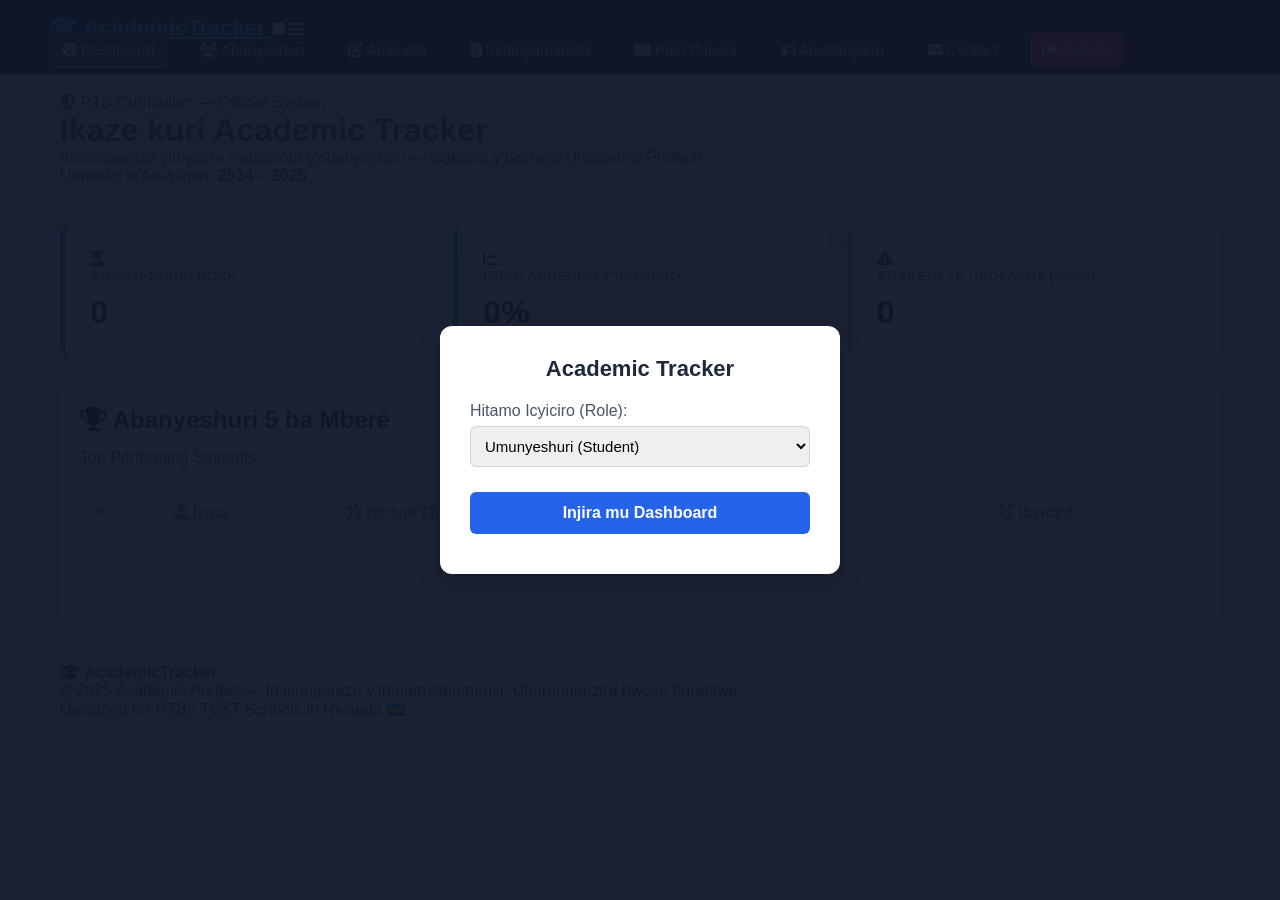
<file: index.html>
<!DOCTYPE html>
<html lang="rw">
<head>
    <meta charset="UTF-8">
    <meta name="viewport" content="width=device-width, initial-scale=1.0">
    <meta name="description" content="Academic Tracker — Imicungereze y'amanota n'imyigire y'abanyeshuri (RTB Curriculum)">
    <title>Academic Tracker | Dashboard</title>
    <link rel="preconnect" href="https://fonts.googleapis.com">
    <link href="https://fonts.googleapis.com/css2?family=Inter:wght@400;500;600;700;800&display=swap" rel="stylesheet">
    <link rel="stylesheet" href="https://cdnjs.cloudflare.com/ajax/libs/font-awesome/6.5.1/css/all.min.css">
    <link rel="stylesheet" href="style.css">
    <style>
        /* === IBI CSS BYO KUGENZURA POPUP Y'INJIRA (Ushobora kubishyira muri style.css) === */
        .login-overlay {
            position: fixed; top: 0; left: 0; width: 100%; height: 100%;
            background: rgba(15, 23, 42, 0.95); z-index: 9999;
            display: flex; justify-content: center; align-items: center;
        }
        .login-box {
            background: #ffffff; padding: 30px; border-radius: 12px;
            width: 100%; max-width: 400px; box-shadow: 0 10px 25px rgba(0,0,0,0.2);
            font-family: 'Inter', sans-serif;
        }
        .login-box h2 { text-align: center; margin-bottom: 20px; color: #1e293b; font-size: 22px; }
        .form-group { margin-bottom: 15px; }
        .form-group label { display: block; margin-bottom: 6px; font-weight: 500; color: #475569; }
        .form-group select, .form-group input {
            width: 100%; padding: 10px; border: 1px solid #cbd5e1; border-radius: 6px; box-sizing: border-box; font-size: 15px;
        }
        .login-btn {
            width: 100%; padding: 12px; background: #2563eb; color: white; border: none;
            border-radius: 6px; cursor: pointer; font-weight: 600; font-size: 16px; margin-top: 10px;
        }
        .login-btn:hover { background: #1d4ed8; }
        .login-error { color: #dc2626; font-size: 14px; text-align: center; margin-top: 10px; font-weight: 500; }
        .logout-nav { background: #ef4444 !important; color: white !important; border-radius: 4px; padding: 5px 10px; }
    </style>
</head>
<body>

    <!-- ======= 🔐 POPUP BOX Y'UMUTEKANO (ACCESS CONTROL) ======= -->
    <div id="security-overlay" class="login-overlay">
        <div class="login-box">
            <h2>Academic Tracker</h2>
            <form id="security-form">
                <div class="form-group">
                    <label for="role-select">Hitamo Icyiciro (Role):</label>
                    <select id="role-select" onchange="handleRoleChange()">
                        <option value="Student">Umunyeshuri (Student)</option>
                        <option value="Teacher">Umurezi / Mwarimu (Teacher)</option>
                    </select>
                </div>
                
                <!-- Ibi bice bizagara gusa niba hatoranyijwe Umurezi -->
                <div id="teacher-credentials" style="display: none;">
                    <div class="form-group">
                        <label for="teacher-email">Email y'Abarezi:</label>
                        <input type="email" id="teacher-email" placeholder="izina@ikigo.rw">
                    </div>
                    <div class="form-group">
                        <label for="teacher-password">Ijambo ry'Ibanga (Password):</label>
                        <input type="password" id="teacher-password" placeholder="******">
                    </div>
                </div>

                <button type="submit" class="login-btn">Injira mu Dashboard</button>
                <p id="security-error" class="login-error"></p>
            </form>
        </div>
    </div>

    <!-- ======= NAVBAR ======= -->
    <nav class="navbar">
        <div class="nav-container">
            <a href="index.html" class="logo">
                <span class="logo-icon"><i class="fa-solid fa-graduation-cap"></i></span>
                <span class="logo-text">Academic<span>Tracker</span></span>
            </a>

            <input type="checkbox" id="menu-toggle" class="menu-toggle">
            <label for="menu-toggle" class="hamburger"><i class="fa-solid fa-bars"></i></label>

            <!-- Twongeyeho id="main-nav-links" hano hepfo -->
            <ul class="nav-links" id="main-nav-links">
                <li><a href="index.html" class="active"><i class="fa-solid fa-gauge-high"></i> Dashboard</a></li>
                <li class="teacher-link"><a href="students.html"><i class="fa-solid fa-users"></i> Abanyeshuri</a></li>
                <li class="teacher-link"><a href="marks.html"><i class="fa-solid fa-pen-to-square"></i> Amanota</a></li>
                <li><a href="report-cards.html"><i class="fa-solid fa-file-lines"></i> Indangamanota</a></li>
                <li><a href="past-papers.html"><i class="fa-solid fa-book-open"></i> Past Papers</a></li>
                <li class="teacher-link"><a href="announcements.html"><i class="fa-solid fa-bullhorn"></i> Amatangazo</a></li>
                <li><a href="contact.html"><i class="fa-solid fa-envelope"></i> Contact</a></li>
                <li><a href="#" onclick="logoutSystem()" class="logout-nav"><i class="fa-solid fa-right-from-bracket"></i> Sohoka</a></li>
            </ul>
        </div>
    </nav>

    <!-- ======= HERO / HEADER ======= -->
    <header class="hero">
        <div class="container">
            <span class="hero-badge"><i class="fa-solid fa-shield-halved"></i> RTB Curriculum — Official System</span>
            <h1>Ikaze kuri <span>Academic Tracker</span></h1>
            <p>Imicungereze yimyigire n'amanota y'abanyeshuri — Isakoshi y'Isomero (Academic Prefect).</p>
            <p class="hero-sub">Umwaka w'Amashuri: <strong id="academic-year">2024 – 2025</strong></p>
        </div>
    </header>

    <main class="container">

        <!-- ======= STATISTICS ======= -->
        <section class="stats-grid">
            <div class="card card-blue">
                <div class="card-icon"><i class="fa-solid fa-user-graduate"></i></div>
                <div class="card-info">
                    <h3>Abanyeshuri Bose</h3>
                    <p id="total-students">0</p>
                </div>
            </div>

            <div class="card card-green">
                <div class="card-icon"><i class="fa-solid fa-chart-line"></i></div>
                <div class="card-info">
                    <h3>Impuzandengo y'Isomero</h3>
                    <p id="school-average">0%</p>
                </div>
            </div>

            <div class="card card-orange">
                <div class="card-icon"><i class="fa-solid fa-triangle-exclamation"></i></div>
                <div class="card-info">
                    <h3>Abakeneye Ubufasha (&lt;50%)</h3>
                    <p id="failing-students">0</p>
                </div>
            </div>
        </section>

        <!-- ======= TOP STUDENTS TABLE ======= -->
        <section class="table-section">
            <div class="section-header">
                <h2><i class="fa-solid fa-trophy"></i> Abanyeshuri 5 ba Mbere</h2>
                <span class="section-sub">Top Performing Students</span>
            </div>

            <div class="table-wrapper">
                <table class="styled-table">
                    <thead>
                        <tr>
                            <th>#</th>
                            <th><i class="fa-solid fa-user"></i> Izina</th>
                            <th><i class="fa-solid fa-screwdriver-wrench"></i> Ishami (Trade)</th>
                            <th><i class="fa-solid fa-percent"></i> Impuzandengo</th>
                            <th><i class="fa-solid fa-medal"></i> Icyiciro</th>
                        </tr>
                    </thead>
                    <tbody id="top-students-list">
                        <tr>
                            <td colspan="5" style="text-align:center;">Nta makuru ahari... Tangira wandike abanyeshuri.</td>
                        </tr>
                    </tbody>
                </table>
            </div>
        </section>

    </main>

    <!-- ======= FOOTER ======= -->
    <footer class="footer">
        <div class="container footer-content">
            <div class="footer-brand">
                <span class="logo-icon"><i class="fa-solid fa-graduation-cap"></i></span>
                <strong>AcademicTracker</strong>
            </div>
            <p>&copy; 2025 Academic Prefect — Imicungereze y'Impamyabumenyi. Uburenganzira bwose burafitwe.</p>
            <p class="footer-small">Designed for RTB / TVET Schools in Rwanda 🇷🇼</p>
        </div>
    </footer>

    <script src="app.js"></script>
    <script src="dashboard.js"></script>
</body>
</html>
</file>
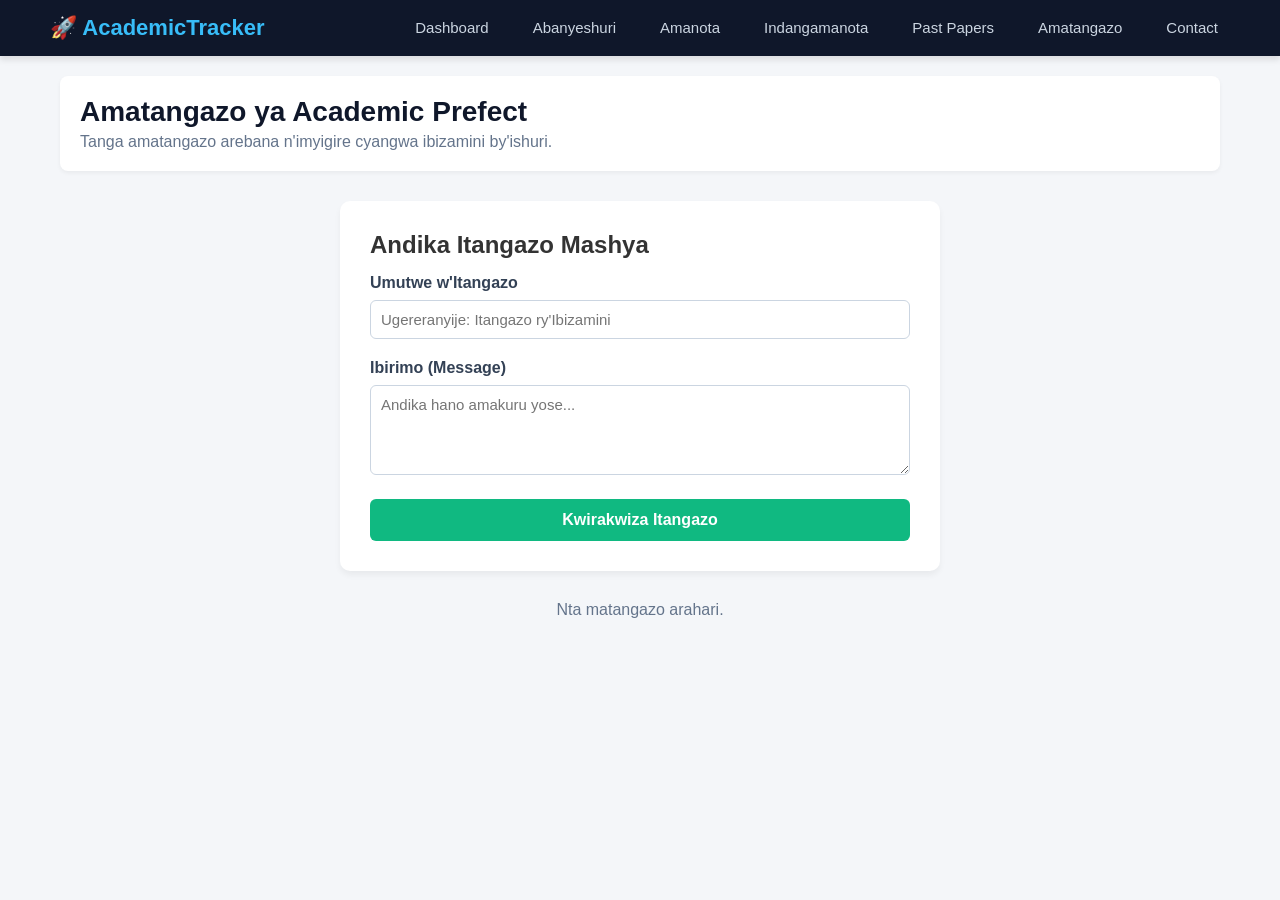
<file: announcements.html>
<!DOCTYPE html>
<html lang="rw">
<head>
    <meta charset="UTF-8">
    <meta name="viewport" content="width=device-width, initial-scale=1.0">
    <title>Academic Tracker - Amatangazo</title>
    <link rel="stylesheet" href="style.css">
</head>
<body>

    <nav class="navbar">
        <div class="logo">🚀 AcademicTracker</div>
        <ul class="nav-links">
       <li><a href="index.html">Dashboard</a></li>
<li><a href="students.html">Abanyeshuri</a></li>
<li><a href="marks.html">Amanota</a></li>
<li><a href="report-cards.html">Indangamanota</a></li>
<li><a href="past-papers.html">Past Papers</a></li> <!-- Link nshya -->
<li><a href="announcements.html">Amatangazo</a></li>
<li><a href="contact.html">Contact</a></li>

        </ul>
    </nav>

    <main class="container">
        <header class="main-header">
            <h1>Amatangazo ya Academic Prefect</h1>
            <p>Tanga amatangazo arebana n'imyigire cyangwa ibizamini by'ishuri.</p>
        </header>

        <section class="form-section">
            <h2>Andika Itangazo Mashya</h2>
            <form id="announcement-form" style="margin-top: 15px;">
                <div class="form-group">
                    <label for="ann-title">Umutwe w'Itangazo</label>
                    <input type="text" id="ann-title" placeholder="Ugereranyije: Itangazo ry'Ibizamini" required>
                </div>
                <div class="form-group">
                    <label for="ann-content">Ibirimo (Message)</label>
                    <textarea id="ann-content" rows="4" placeholder="Andika hano amakuru yose..." required></textarea>
                </div>
                <button type="submit" class="btn-submit">Kwirakwiza Itangazo</button>
            </form>
        </section>

        <section id="announcements-list" style="margin-top:20px;"></section>
    </main>

    <script src="app.js"></script>
    <script src="announcements.js"></script>
</body>
</html>
</file>
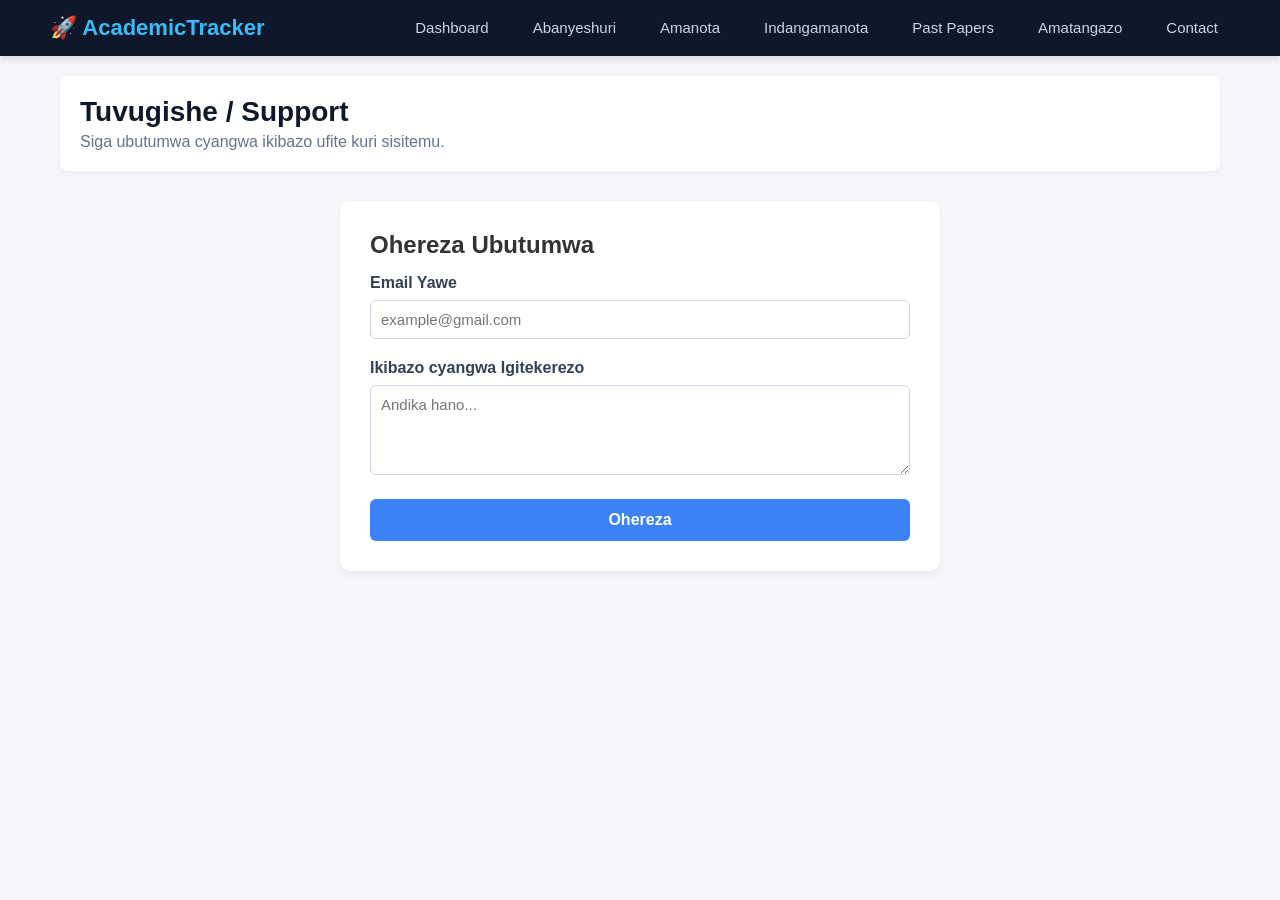
<file: contact.html>
<!DOCTYPE html>
<html lang="rw">
<head>
    <meta charset="UTF-8">
    <meta name="viewport" content="width=device-width, initial-scale=1.0">
    <title>Academic Tracker - Contact</title>
    <link rel="stylesheet" href="style.css">
</head>
<body>

    <nav class="navbar">
        <div class="logo">🚀 AcademicTracker</div>
        <ul class="nav-links">
           <li><a href="index.html">Dashboard</a></li>
<li><a href="students.html">Abanyeshuri</a></li>
<li><a href="marks.html">Amanota</a></li>
<li><a href="report-cards.html">Indangamanota</a></li>
<li><a href="past-papers.html">Past Papers</a></li> <!-- Link nshya -->
<li><a href="announcements.html">Amatangazo</a></li>
<li><a href="contact.html">Contact</a></li>

        </ul>
    </nav>

    <main class="container">
        <header class="main-header">
            <h1>Tuvugishe / Support</h1>
            <p>Siga ubutumwa cyangwa ikibazo ufite kuri sisitemu.</p>
        </header>

        <section class="form-section">
            <h2>Ohereza Ubutumwa</h2>
            <form id="contact-form" style="margin-top: 15px;">
                <div class="form-group">
                    <label for="contact-email">Email Yawe</label>
                    <input type="email" id="contact-email" placeholder="example@gmail.com" required>
                </div>
                <div class="form-group">
                    <label for="contact-msg">Ikibazo cyangwa Igitekerezo</label>
                    <textarea id="contact-msg" rows="4" placeholder="Andika hano..." required></textarea>
                </div>
                <button type="submit" class="btn-submit" style="background:#3b82f6;">Ohereza</button>
            </form>
        </section>
    </main>

    <script>
        document.getElementById('contact-form').addEventListener('submit', (e) => {
            e.preventDefault();
            alert('Ubutumwa bwawe bwoherejwe neza kuri Academic Prefect!');
            e.target.reset();
        });
    </script>
</body>
</html>
</file>
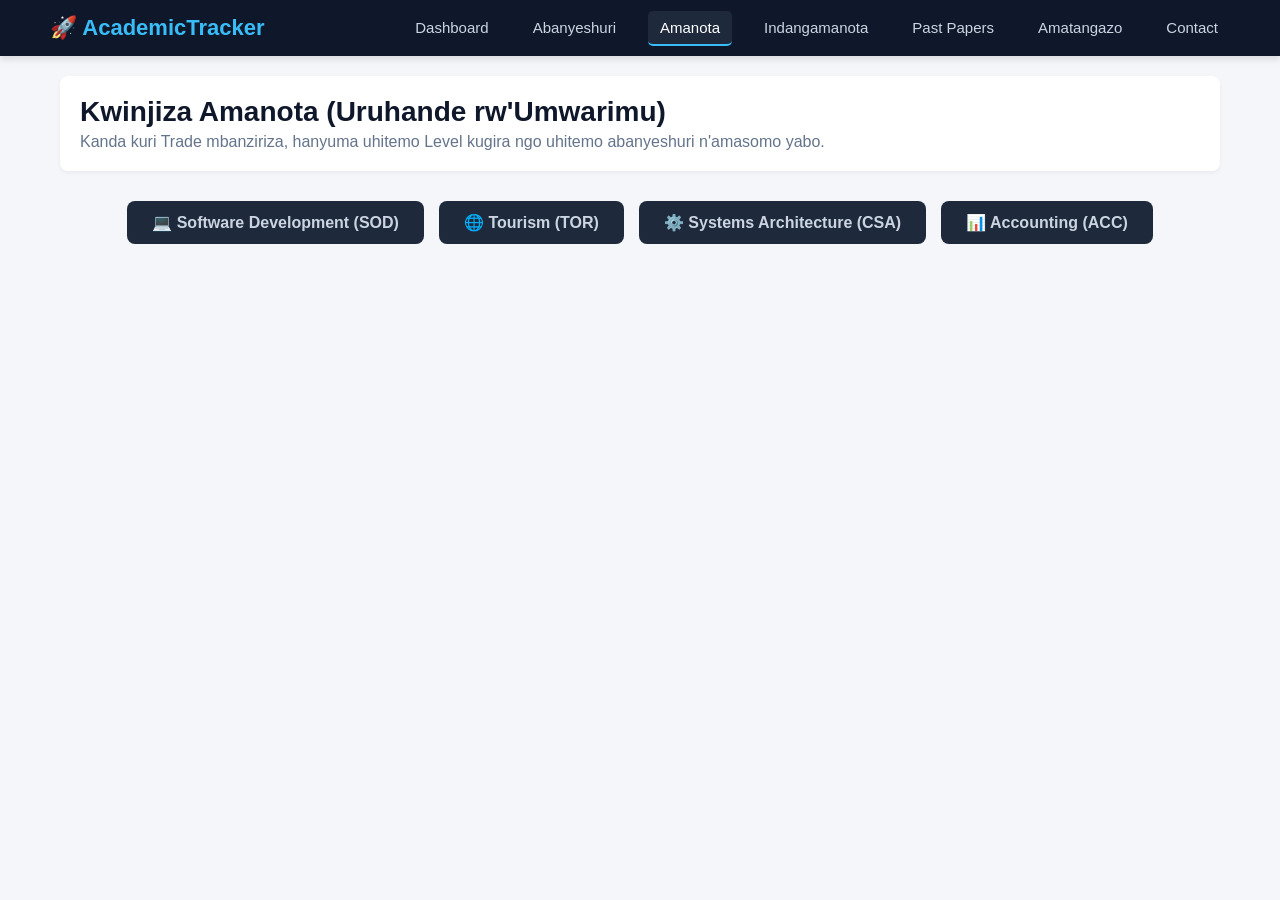
<file: marks.html>
<!DOCTYPE html>
<html lang="rw">
<head>
    <meta charset="UTF-8">
    <meta name="viewport" content="width=device-width, initial-scale=1.0">
    <title>Academic Tracker - Amanota</title>
    <link rel="stylesheet" href="style.css">
    <style>
        .trade-menu { display: flex; gap: 15px; margin-bottom: 25px; flex-wrap: wrap; justify-content: center; }
        .trade-btn { background: #1e293b; color: #cbd5e1; border: none; padding: 12px 25px; font-size: 16px; font-weight: bold; border-radius: 8px; cursor: pointer; transition: 0.3s; }
        .trade-btn:hover { background: #334155; color: white; }
        .trade-btn.active-trade { background: #3b82f6; color: white; box-shadow: 0 4px 10px rgba(59, 130, 246, 0.3); }
        .teacher-section { display: none; }
    </style>
</head>
<body>

    <nav class="navbar">
        <div class="logo">🚀 AcademicTracker</div>
        <ul class="nav-links">
            <li><a href="index.html">Dashboard</a></li>
            <li><a href="students.html">Abanyeshuri</a></li>
            <li><a href="marks.html" class="active">Amanota</a></li>
            <li><a href="report-cards.html">Indangamanota</a></li>
            <li><a href="past-papers.html">Past Papers</a></li>
            <li><a href="announcements.html">Amatangazo</a></li>
            <li><a href="contact.html">Contact</a></li>
        </ul>
    </nav>

    <main class="container">
        <header class="main-header">
            <h1>Kwinjiza Amanota (Uruhande rw'Umwarimu)</h1>
            <p>Kanda kuri Trade mbanziriza, hanyuma uhitemo Level kugira ngo uhitemo abanyeshuri n'amasomo yabo.</p>
        </header>

        <!-- 1. Menu y'Amashami (Trade Tabs) -->
        <div class="trade-menu">
            <button class="trade-btn" onclick="selectTeacherTrade('SOD')">💻 Software Development (SOD)</button>
            <button class="trade-btn" onclick="selectTeacherTrade('TOR')">🌐 Tourism (TOR)</button>
            <button class="trade-btn" onclick="selectTeacherTrade('CSA')">⚙️ Systems Architecture (CSA)</button>
            <button class="trade-btn" onclick="selectTeacherTrade('ACC')">📊 Accounting (ACC)</button>
        </div>

        <!-- 2. Ifishi y'Amanota (Izafunguka iyo ishami ryanze) -->
        <section class="form-section teacher-section" id="marks-teacher-box">
            <h2 id="form-trade-title">Ifishi y'Amanota</h2>
            <form id="marks-form" style="margin-top: 15px;">
                
                <!-- Level Filter -->
                <div class="form-group">
                    <label for="level-select">1. Hitamo Icyiciro (Level)</label>
                    <select id="level-select" required disabled>
                        <option value="">-- Hitamo Level --</option>
                        <option value="L3">Level 3 (S4)</option>
                        <option value="L4">Level 4 (S5)</option>
                        <option value="L5">Level 5 (S6)</option>
                    </select>
                </div>

                <!-- Student Select (Yunguruye na Trade + Level) -->
                <div class="form-group">
                    <label for="student-select">2. Hitamo Umunyeshuri</label>
                    <select id="student-select" required disabled>
                        <option value="">-- Banza uhitemo Level --</option>
                    </select>
                </div>

                <!-- Subject Select (Bizaza hakurikijwe Trade + Level) -->
                <div class="form-group">
                    <label for="subject-select">3. Hitamo Isomo (Module)</label>
                    <select id="subject-select" required disabled>
                        <option value="">-- Banza uhitemo Level --</option>
                    </select>
                </div>

                <!-- Marks Input -->
                <div class="form-group">
                    <label for="student-marks">4. Amanota (%)</label>
                    <input type="number" id="student-marks" min="0" max="100" placeholder="0 - 100" required>
                </div>

                <button type="submit" class="btn-submit">Bika Amanota (Save)</button>
            </form>
        </section>
    </main>

    <script src="app.js"></script>
    <script src="mark.js"></script>
</body>
</html>
</file>
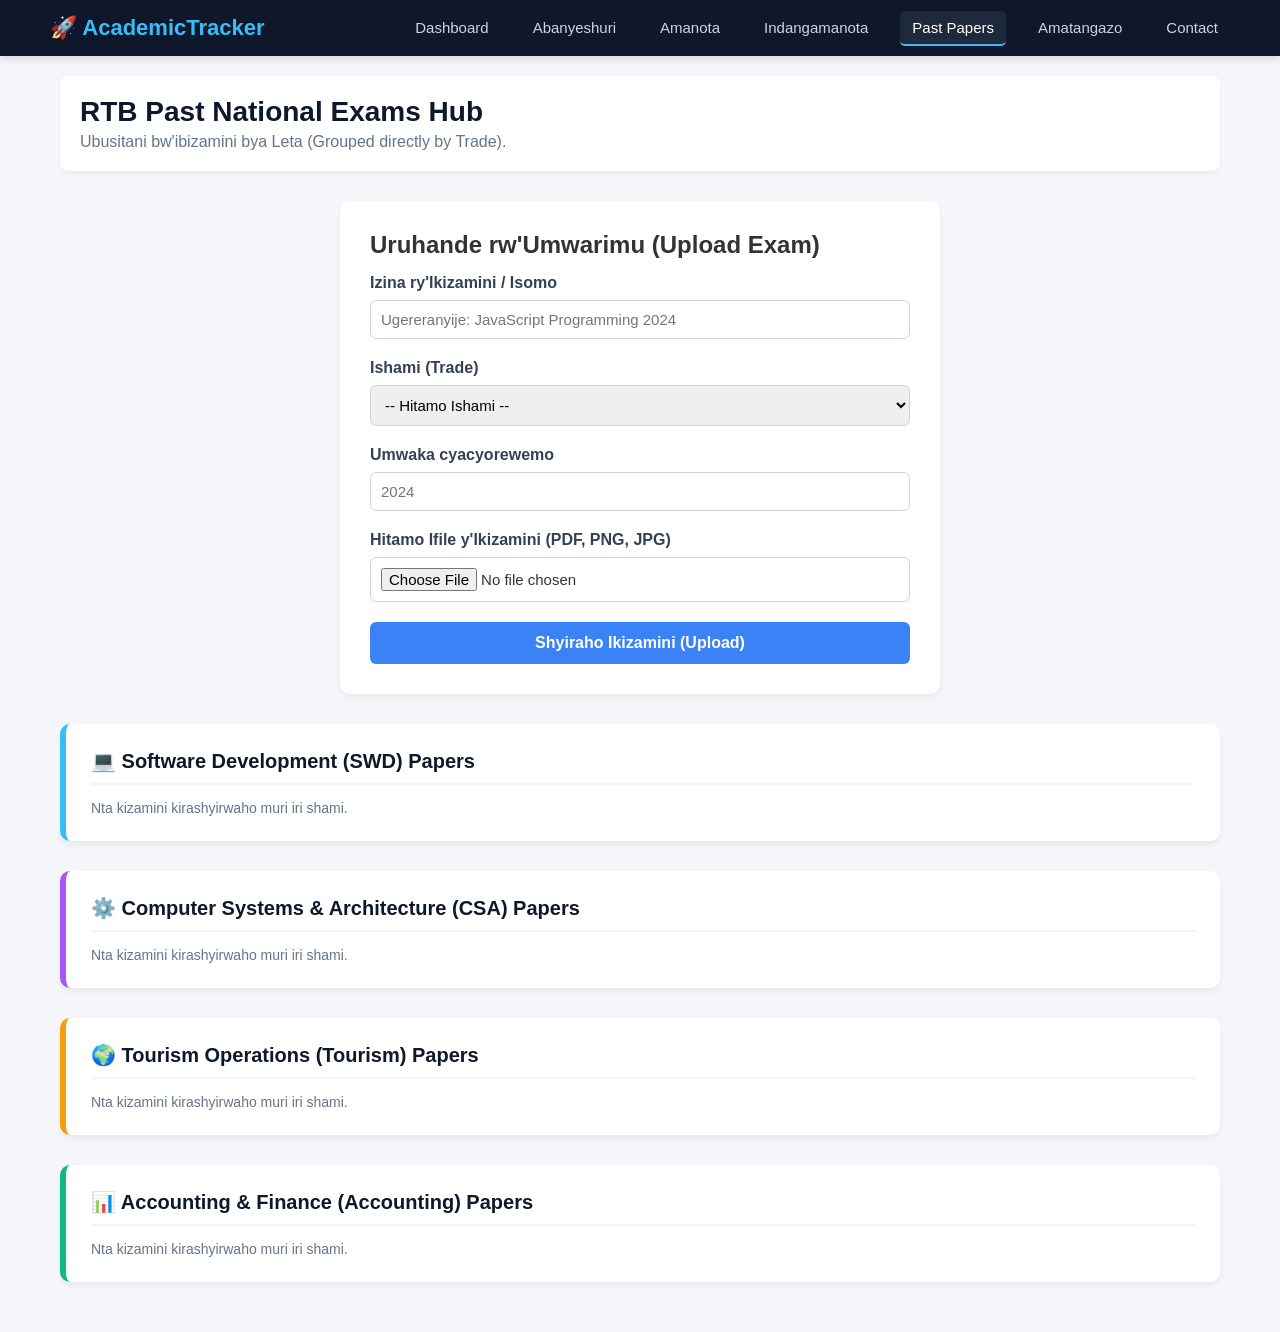
<file: past-papers.html>
<!DOCTYPE html>
<html lang="rw">
<head>
    <meta charset="UTF-8">
    <meta name="viewport" content="width=device-width, initial-scale=1.0">
    <title>Academic Tracker - Past Papers</title>
    <link rel="stylesheet" href="style.css">
    <style>
        .trade-section { background: white; padding: 25px; border-radius: 10px; box-shadow: 0 4px 6px rgba(0,0,0,0.05); margin-bottom: 30px; border-left: 6px solid #0f172a; }
        .trade-section h2 { color: #0f172a; border-bottom: 2px solid #f1f5f9; padding-bottom: 10px; margin-bottom: 15px; font-size: 20px; }
        .paper-grid { display: grid; grid-template-columns: repeat(auto-fit, minmax(280px, 1fr)); gap: 20px; }
        .paper-card { background: #f8fafc; padding: 20px; border-radius: 8px; border: 1px solid #e2e8f0; }
        .btn-download { display: inline-block; background: #0f172a; color: white; padding: 8px 15px; text-decoration: none; border-radius: 5px; font-weight: bold; margin-top: 10px; transition: 0.3s; cursor: pointer; font-size: 14px; }
        .btn-download:hover { background: #38bdf8; }
        .trade-SWD { border-left-color: #38bdf8; }
        .trade-CSA { border-left-color: #a855f7; }
        .trade-Tourism { border-left-color: #f59e0b; }
        .trade-Accounting { border-left-color: #10b981; }
    </style>
</head>
<body>

    <nav class="navbar">
        <div class="logo">🚀 AcademicTracker</div>
        <ul class="nav-links">
            <li><a href="index.html">Dashboard</a></li>
            <li><a href="students.html">Abanyeshuri</a></li>
            <li><a href="marks.html">Amanota</a></li>
            <li><a href="report-cards.html">Indangamanota</a></li>
            <li><a href="past-papers.html" class="active">Past Papers</a></li>
            <li><a href="announcements.html">Amatangazo</a></li>
            <li><a href="contact.html">Contact</a></li>
        </ul>
    </nav>

    <main class="container">
        <header class="main-header">
            <h1>RTB Past National Exams Hub</h1>
            <p>Ubusitani bw'ibizamini bya Leta (Grouped directly by Trade).</p>
        </header>

        <!-- Uruhande rw'Umwarimu -->
        <section class="form-section">
            <h2>Uruhande rw'Umwarimu (Upload Exam)</h2>
            <form id="paper-form" style="margin-top: 15px;">
                <div class="form-group">
                    <label for="paper-title">Izina ry'Ikizamini / Isomo</label>
                    <input type="text" id="paper-title" placeholder="Ugereranyije: JavaScript Programming 2024" required>
                </div>
                <div class="form-group">
                    <label for="paper-trade">Ishami (Trade)</label>
                    <select id="paper-trade" required>
                        <option value="">-- Hitamo Ishami --</option>
                        <option value="SWD">Software Development (SWD)</option>
                        <option value="CSA">Computer Systems & Architecture (CSA)</option>
                        <option value="Tourism">Tourism Operations (Tourism)</option>
                        <option value="Accounting">Accounting & Finance (Accounting)</option>
                    </select>
                </div>
                <div class="form-group">
                    <label for="paper-year">Umwaka cyacyorewemo</label>
                    <input type="number" id="paper-year" min="2010" max="2026" placeholder="2024" required>
                </div>
                <div class="form-group">
                    <label for="paper-file">Hitamo Ifile y'Ikizamini (PDF, PNG, JPG)</label>
                    <input type="file" id="paper-file" accept=".pdf, .png, .jpg, .jpeg" required>
                </div>
                <button type="submit" class="btn-submit" style="background:#3b82f6;">Shyiraho Ikizamini (Upload)</button>
            </form>
        </section>

        <!-- Urutonde rw'amashami -->
        <section style="margin-top: 30px;">
            <div class="trade-section trade-SWD">
                <h2>💻 Software Development (SWD) Papers</h2>
                <div class="paper-grid" id="container-SWD"></div>
            </div>

            <div class="trade-section trade-CSA">
                <h2>⚙️ Computer Systems & Architecture (CSA) Papers</h2>
                <div class="paper-grid" id="container-CSA"></div>
            </div>

            <div class="trade-section trade-Tourism">
                <h2>🌍 Tourism Operations (Tourism) Papers</h2>
                <div class="paper-grid" id="container-Tourism"></div>
            </div>

            <div class="trade-section trade-Accounting">
                <h2>📊 Accounting & Finance (Accounting) Papers</h2>
                <div class="paper-grid" id="container-Accounting"></div>
            </div>
        </section>
    </main>

    <script src="app.js"></script>
    <script src="papers.js"></script>
</body>
</html>
</file>
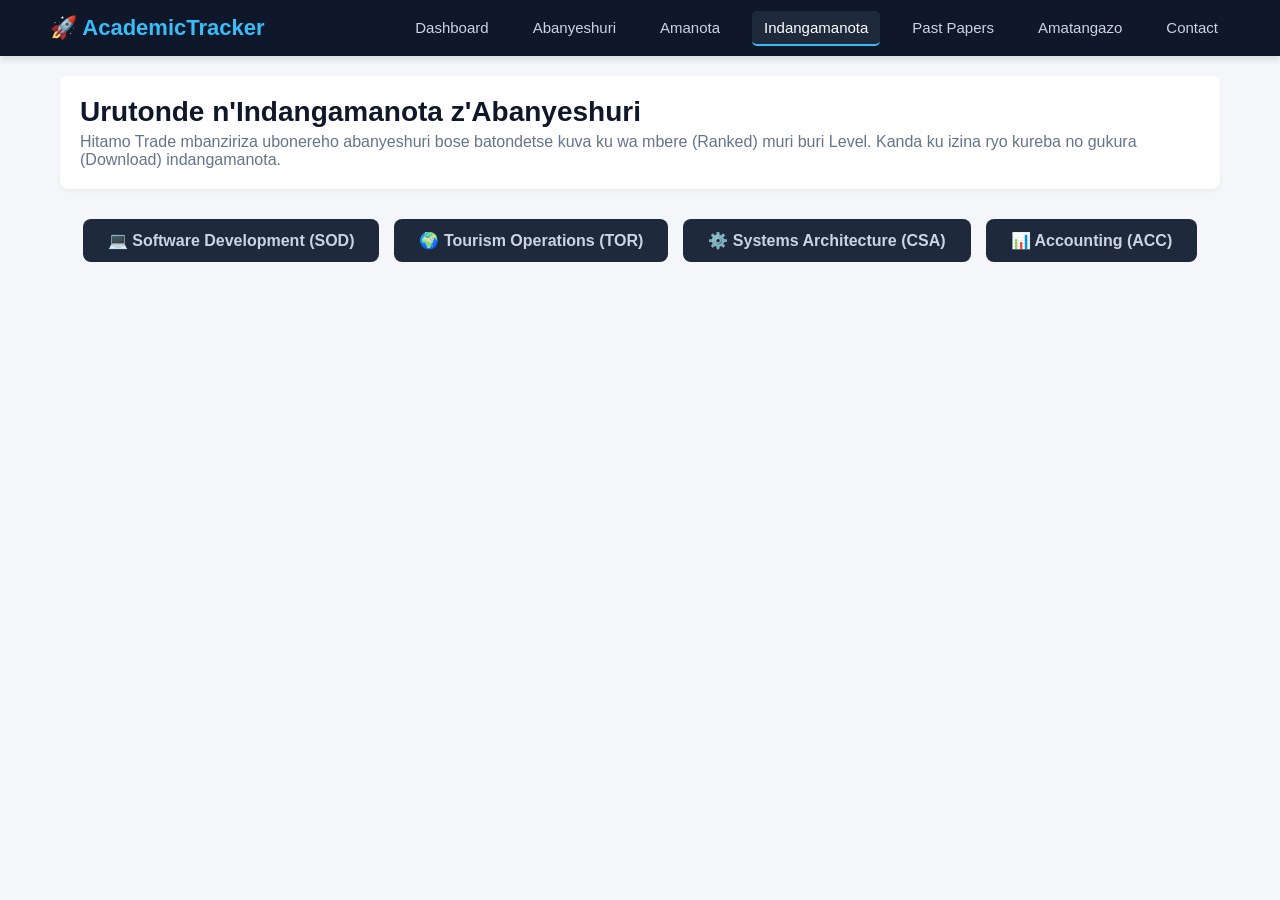
<file: report-cards.html>
<!DOCTYPE html>
<html lang="rw">
<head>
    <meta charset="UTF-8">
    <meta name="viewport" content="width=device-width, initial-scale=1.0">
    <title>Academic Tracker - Indangamanota Viewer</title>
    <link rel="stylesheet" href="style.css">
    <!-- Gushyiraho Library yo gukora PDF mu buryo bworoshye -->
    <script src="https://cloudflare.com"></script>
    <style>
        .trade-menu { display: flex; gap: 15px; margin-bottom: 25px; flex-wrap: wrap; justify-content: center; }
        .trade-btn { background: #1e293b; color: #cbd5e1; border: none; padding: 12px 25px; font-size: 16px; font-weight: bold; border-radius: 8px; cursor: pointer; transition: 0.3s; }
        .trade-btn:hover { background: #334155; color: white; }
        .trade-btn.active-trade { background: #3b82f6; color: white; box-shadow: 0 4px 10px rgba(59, 130, 246, 0.3); }
        
        .level-container { background: white; padding: 20px; border-radius: 10px; box-shadow: 0 4px 6px rgba(0,0,0,0.05); margin-bottom: 25px; }
        .level-title { background: #0f172a; color: white; padding: 10px 15px; border-radius: 6px; font-size: 18px; margin-bottom: 15px; }
        
        .student-link { color: #3b82f6; font-weight: bold; cursor: pointer; text-decoration: underline; }
        .student-link:hover { color: #2563eb; }

        /* Imisusire y'Indangamanota Nyizina (Report Card Box) */
        .report-card-wrapper { display: none; margin-top: 30px; background: white; padding: 30px; border-radius: 10px; box-shadow: 0 10px 25px rgba(0,0,0,0.1); border-top: 8px solid #0f172a; }
        #report-pdf-area { padding: 20px; background: white; }
        .report-header { text-align: center; margin-bottom: 25px; border-bottom: 2px dashed #cbd5e1; padding-bottom: 15px; }
        .report-meta { display: flex; justify-content: space-between; margin-bottom: 20px; font-size: 16px; background: #f8fafc; padding: 15px; border-radius: 6px; }
        .btn-pdf { background: #10b981; color: white; border: none; padding: 12px 25px; font-size: 16px; font-weight: bold; border-radius: 6px; cursor: pointer; display: block; margin: 20px auto 0 auto; transition: 0.3s; }
        .btn-pdf:hover { background: #059669; }
    </style>
</head>
<body>

    <nav class="navbar">
        <div class="logo">🚀 AcademicTracker</div>
        <ul class="nav-links">
            <li><a href="index.html">Dashboard</a></li>
            <li><a href="students.html">Abanyeshuri</a></li>
            <li><a href="marks.html">Amanota</a></li>
            <li><a href="report-cards.html" class="active">Indangamanota</a></li>
            <li><a href="past-papers.html">Past Papers</a></li>
            <li><a href="announcements.html">Amatangazo</a></li>
            <li><a href="contact.html">Contact</a></li>
        </ul>
    </nav>

    <main class="container">
        <header class="main-header">
            <h1>Urutonde n'Indangamanota z'Abanyeshuri</h1>
            <p>Hitamo Trade mbanziriza ubonereho abanyeshuri bose batondetse kuva ku wa mbere (Ranked) muri buri Level. Kanda ku izina ryo kureba no gukura (Download) indangamanota.</p>
        </header>

        <!-- 1. Menu y'Amashami (Trade Tabs) -->
        <div class="trade-menu">
            <button class="trade-btn" onclick="viewTradeReports('SOD')">💻 Software Development (SOD)</button>
            <button class="trade-btn" onclick="viewTradeReports('TOR')">🌍 Tourism Operations (TOR)</button>
            <button class="trade-btn" onclick="viewTradeReports('CSA')">⚙️ Systems Architecture (CSA)</button>
            <button class="trade-btn" onclick="viewTradeReports('ACC')">📊 Accounting (ACC)</button>
        </div>

        <!-- 2. Agace k'Urutonde rw'Abanyeshuri (Dynamic Lists per Level) -->
        <div id="lists-area" style="display: none;">
            <!-- Level 3 Section -->
            <div class="level-container">
                <div class="level-title">🎓 Level 3 (S4) - Urutonde rw'Abanyeshuri (Ranked)</div>
                <table class="styled-table">
                    <thead>
                        <tr><th># Mwanya</th><th>Izina Ryombi</th><th>Impuzandengo (Average)</th><th>Umwanzuro</th></tr>
                    </thead>
                    <tbody id="table-L3"></tbody>
                </table>
            </div>

            <!-- Level 4 Section -->
            <div class="level-container">
                <div class="level-title">🎓 Level 4 (S5) - Urutonde rw'Abanyeshuri (Ranked)</div>
                <table class="styled-table">
                    <thead>
                        <tr><th># Mwanya</th><th>Izina Ryombi</th><th>Impuzandengo (Average)</th><th>Umwanzuro</th></tr>
                    </thead>
                    <tbody id="table-L4"></tbody>
                </table>
            </div>

            <!-- Level 5 Section -->
            <div class="level-container">
                <div class="level-title">🎓 Level 5 (S6) - Urutonde rw'Abanyeshuri (Ranked)</div>
                <table class="styled-table">
                    <thead>
                        <tr><th># Mwanya</th><th>Izina Ryombi</th><th>Impuzandengo (Average)</th><th>Umwanzuro</th></tr>
                    </thead>
                    <tbody id="table-L5"></tbody>
                </table>
            </div>
        </div>

        <!-- 3. Indangamanota Box (Izafunguka iyo umunyeshuri akanze) -->
        <div class="report-card-wrapper" id="report-card-popup">
            <div id="report-pdf-area">
                <div class="report-header">
                    <h2>REPUBULIKA Y'U RWANDA</h2>
                    <h3>RWANDA TVET BOARD (RTB) REPORT CARD</h3>
                    <p style="color:#64748b; margin-top:5px; font-weight: bold;">UMWAKA W'AMASHURI: 2026</p>
                </div>
                <div class="report-meta">
                    <div><strong>Izina ry'Umunyeshuri:</strong> <span id="rep-name" style="color:#2563eb; font-weight:bold;">...</span></div>
                    <div><strong>Ishami (Trade):</strong> <span id="rep-trade">...</span></div>
                    <div><strong>Icyiciro (Level):</strong> <span id="rep-level" style="font-weight:bold;">...</span></div>
                </div>
                <table class="styled-table">
                    <thead>
                        <tr>
                            <th>Isomo (Module)</th>
                            <th>Amanota Yabonye (%)</th>
                            <th>Icyiciro (Grade)</th>
                        </tr>
                    </thead>
                    <tbody id="rep-table-body"></tbody>
                </table>
                <div style="margin-top: 25px; display:flex; justify-content:space-between; font-size:18px; border-top: 2px solid #e2e8f0; padding-top: 15px;">
                    <div><strong>Impuzandengo (Average):</strong> <span id="rep-average" style="color:#10b981; font-weight:bold;">0%</span></div>
                    <div><strong>Icyiciro cy'Amanota:</strong> <span id="rep-grade" style="font-weight:bold;">...</span></div>
                </div>
            </div>
            <button class="btn-pdf" onclick="downloadReportPDF()">📥 Gakura Indangamanota nka PDF (Download)</button>
        </div>

    </main>

    <script src="app.js"></script>
    <script src="report.js"></script>
</body>
</html>
</file>
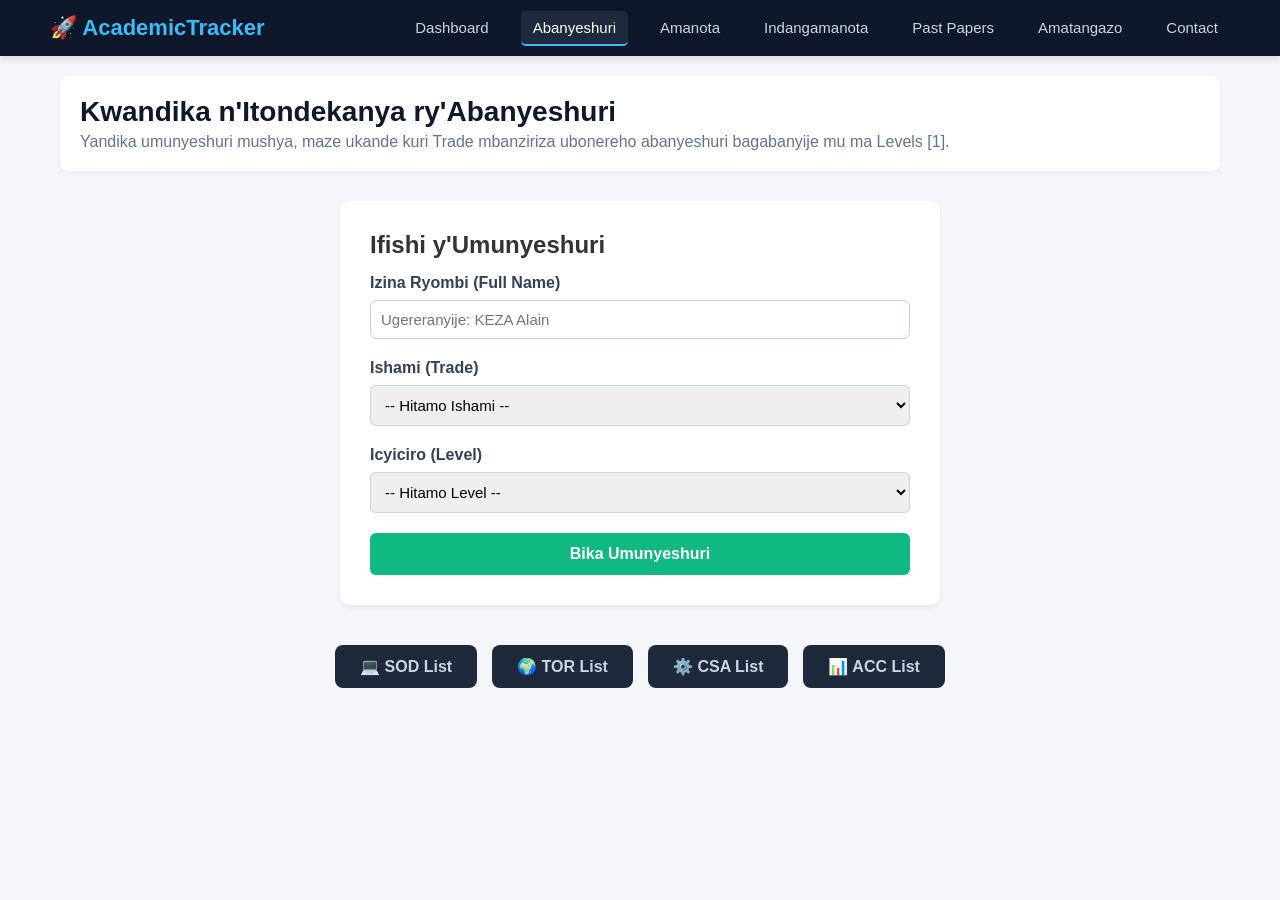
<file: students.html>
<!DOCTYPE html>
<html lang="rw">
<head>
    <meta charset="UTF-8">
    <meta name="viewport" content="width=device-width, initial-scale=1.0">
    <title>Academic Tracker - Abanyeshuri</title>
    <link rel="stylesheet" href="style.css">
    <style>
        .trade-menu { display: flex; gap: 15px; margin-bottom: 25px; flex-wrap: wrap; justify-content: center; }
        .trade-btn { background: #1e293b; color: #cbd5e1; border: none; padding: 12px 25px; font-size: 16px; font-weight: bold; border-radius: 8px; cursor: pointer; transition: 0.3s; }
        .trade-btn:hover { background: #334155; color: white; }
        .trade-btn.active-trade { background: #3b82f6; color: white; box-shadow: 0 4px 10px rgba(59, 130, 246, 0.3); }
        
        .level-container { background: white; padding: 20px; border-radius: 10px; box-shadow: 0 4px 6px rgba(0,0,0,0.05); margin-bottom: 25px; }
        .level-title { background: #0f172a; color: white; padding: 10px 15px; border-radius: 6px; font-size: 18px; margin-bottom: 15px; }
    </style>
</head>
<body>

    <nav class="navbar">
        <div class="logo">🚀 AcademicTracker</div>
        <ul class="nav-links">
            <li><a href="index.html">Dashboard</a></li>
            <li><a href="students.html" class="active">Abanyeshuri</a></li>
            <li><a href="marks.html">Amanota</a></li>
            <li><a href="report-cards.html">Indangamanota</a></li>
            <li><a href="past-papers.html">Past Papers</a></li>
            <li><a href="announcements.html">Amatangazo</a></li>
            <li><a href="contact.html">Contact</a></li>
        </ul>
    </nav>

    <main class="container">
        <header class="main-header">
            <h1>Kwandika n'Itondekanya ry'Abanyeshuri</h1>
            <p>Yandika umunyeshuri mushya, maze ukande kuri Trade mbanziriza ubonereho abanyeshuri bagabanyije mu ma Levels [1].</p>
        </header>

        <!-- Form Section -->
        <section class="form-section">
            <h2>Ifishi y'Umunyeshuri</h2>
            <form id="student-form" style="margin-top: 15px;">
                <div class="form-group">
                    <label for="student-name">Izina Ryombi (Full Name)</label>
                    <input type="text" id="student-name" placeholder="Ugereranyije: KEZA Alain" required>
                </div>
                <div class="form-group">
                    <label for="student-trade">Ishami (Trade)</label>
                    <select id="student-trade" required>
                        <option value="">-- Hitamo Ishami --</option>
                        <option value="SOD">Software Development (SOD)</option>
                        <option value="TOR">Tourism Operations (TOR)</option>
                        <option value="CSA">Computer Systems & Architecture (CSA)</option>
                        <option value="ACC">Accounting (ACC)</option>
                    </select>
                </div>
                <div class="form-group">
                    <label for="student-level">Icyiciro (Level)</label>
                    <select id="student-level" required>
                        <option value="">-- Hitamo Level --</option>
                        <option value="L3">Level 3 (S4)</option>
                        <option value="L4">Level 4 (S5)</option>
                        <option value="L5">Level 5 (S6)</option>
                    </select>
                </div>
                <button type="submit" class="btn-submit">Bika Umunyeshuri</button>
            </form>
        </section>

        <!-- Menu Tabs y'Amashami kuri Lists -->
        <div class="trade-menu" style="margin-top: 40px;">
            <button class="trade-btn" onclick="filterStudentLists('SOD')">💻 SOD List</button>
            <button class="trade-btn" onclick="filterStudentLists('TOR')">🌍 TOR List</button>
            <button class="trade-btn" onclick="filterStudentLists('CSA')">⚙️ CSA List</button>
            <button class="trade-btn" onclick="filterStudentLists('ACC')">📊 ACC List</button>
        </div>

        <!-- Lists Area (Grouped by Level) -->
        <div id="student-lists-area" style="display: none;">
            <div class="level-container">
                <div class="level-title">🎓 Level 3 (S4) Students</div>
                <table class="styled-table">
                    <thead><tr><th>#</th><th>Izina Ryombi</th><th>Ibikorwa</th></tr></thead>
                    <tbody id="tbody-L3"></tbody>
                </table>
            </div>

            <div class="level-container">
                <div class="level-title">🎓 Level 4 (S5) Students</div>
                <table class="styled-table">
                    <thead><tr><th>#</th><th>Izina Ryombi</th><th>Ibikorwa</th></tr></thead>
                    <tbody id="tbody-L4"></tbody>
                </table>
            </div>

            <div class="level-container">
                <div class="level-title">🎓 Level 5 (S6) Students</div>
                <table class="styled-table">
                    <thead><tr><th>#</th><th>Izina Ryombi</th><th>Ibikorwa</th></tr></thead>
                    <tbody id="tbody-L5"></tbody>
                </table>
            </div>
        </div>
    </main>

    <script src="app.js"></script>
    <script src="students.js"></script>
</body>
</html>
</file>
<file: style.css>
/* --- Global Styles --- */
* {
    margin: 0;
    padding: 0;
    box-sizing: border-box;
    font-family: 'Segoe UI', Tahoma, Geneva, Verdana, sans-serif;
}

body {
    background-color: #f4f6f9;
    color: #333;
    display: flex;
    flex-direction: column;
    min-height: 100vh;
}

.container {
    max-width: 1200px;
    margin: 0 auto;
    padding: 20px;
    width: 100%;
}

/* --- Navigation Bar --- */
.navbar {
    background-color: #0f172a; /* Dark Navy Blue */
    color: white;
    display: flex;
    justify-content: space-between;
    align-items: center;
    padding: 15px 50px;
    box-shadow: 0 4px 6px rgba(0,0,0,0.1);
}

.logo {
    font-size: 22px;
    font-weight: bold;
    color: #38bdf8; /* Sky Blue */
}

.nav-links {
    display: flex;
    list-style: none;
    gap: 20px;
}

.nav-links a {
    color: #cbd5e1;
    text-decoration: none;
    font-size: 15px;
    font-weight: 500;
    transition: 0.3s;
    padding: 8px 12px;
    border-radius: 5px;
}

.nav-links a:hover, .nav-links a.active {
    color: white;
    background-color: #1e293b;
    border-bottom: 2px solid #38bdf8;
}

/* --- Main Content Header --- */
.main-header {
    margin-bottom: 30px;
    background-color: white;
    padding: 20px;
    border-radius: 8px;
    box-shadow: 0 2px 4px rgba(0,0,0,0.05);
}

.main-header h1 {
    color: #0f172a;
    font-size: 28px;
    margin-bottom: 5px;
}

.main-header p {
    color: #64748b;
}

/* --- Statistics Cards --- */
.stats-grid {
    display: grid;
    grid-template-columns: repeat(auto-fit, minmax(250px, 1fr));
    gap: 20px;
    margin-bottom: 30px;
}

.card {
    background: white;
    padding: 25px;
    border-radius: 10px;
    box-shadow: 0 4px 6px rgba(0,0,0,0.05);
    border-left: 5px solid transparent;
}

.card h3 {
    font-size: 14px;
    text-transform: uppercase;
    color: #64748b;
    margin-bottom: 10px;
}

.card p {
    font-size: 32px;
    font-weight: bold;
    color: #0f172a;
}

.card-blue { border-left-color: #3b82f6; }
.card-green { border-left-color: #10b981; }
.card-orange { border-left-color: #f59e0b; }

/* --- Forms (Zizakoreshwa ahandi) --- */
.form-section {
    background: white;
    padding: 30px;
    border-radius: 10px;
    box-shadow: 0 4px 6px rgba(0,0,0,0.05);
    max-width: 600px;
    margin: 0 auto 30px auto;
}

.form-group {
    margin-bottom: 20px;
}

.form-group label {
    display: block;
    margin-bottom: 8px;
    font-weight: 600;
    color: #334155;
}

.form-group input, .form-group select, .form-group textarea {
    width: 100%;
    padding: 10px;
    border: 1px solid #cbd5e1;
    border-radius: 6px;
    font-size: 15px;
}

.btn-submit {
    background-color: #10b981;
    color: white;
    border: none;
    padding: 12px 20px;
    font-size: 16px;
    font-weight: bold;
    border-radius: 6px;
    cursor: pointer;
    width: 100%;
    transition: 0.3s;
}

.btn-submit:hover {
    background-color: #059669;
}

/* --- Tables --- */
.table-section {
    background: white;
    padding: 20px;
    border-radius: 10px;
    box-shadow: 0 4px 6px rgba(0,0,0,0.05);
}

.table-section h2 {
    margin-bottom: 15px;
    color: #0f172a;
}

.styled-table {
    width: 100%;
    border-collapse: collapse;
    margin: 25px 0;
    font-size: 16px;
    text-align: left;
}

.styled-table th {
    background-color: #f8fafc;
    color: #64748b;
    padding: 12px 15px;
    font-weight: 600;
    border-bottom: 2px solid #e2e8f0;
}

.styled-table td {
    padding: 12px 15px;
    border-bottom: 1px solid #e2e8f0;
    color: #334155;
}

.styled-table tbody tr:hover {
    background-color: #f1f5f9;
}
</file>
